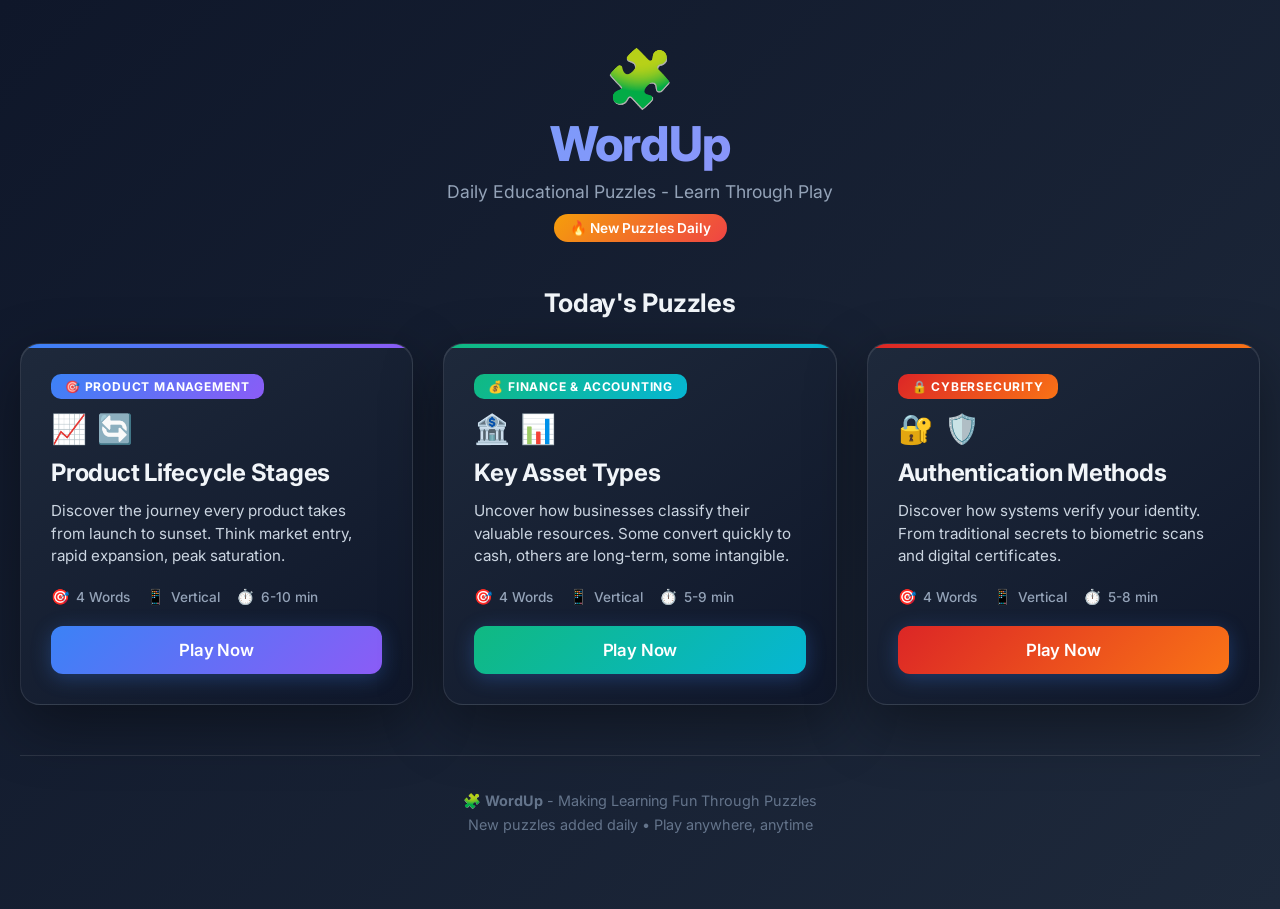
<file: index.html>
<!DOCTYPE html>
<html lang="en">
<head>
    <!-- Google Analytics -->
    <script async src="https://www.googletagmanager.com/gtag/js?id=G-378739910"></script>
    <script>
        window.dataLayer = window.dataLayer || [];
        function gtag(){dataLayer.push(arguments);}
        gtag('js', new Date());
        gtag('config', 'G-378739910');
    </script>
    
    <meta charset="UTF-8">
    <meta name="viewport" content="width=device-width, initial-scale=1.0">
    <title>WordUp - Daily Educational Puzzles</title>
    
    <!-- Inter Font -->
    <link rel="preconnect" href="https://fonts.googleapis.com">
    <link rel="preconnect" href="https://fonts.gstatic.com" crossorigin>
    <link href="https://fonts.googleapis.com/css2?family=Inter:wght@300;400;500;600;700;800&display=swap" rel="stylesheet">
    
    <style>
        * { margin: 0; padding: 0; box-sizing: border-box; }
        body {
            font-family: 'Inter', -apple-system, BlinkMacSystemFont, 'Segoe UI', Roboto, sans-serif;
            background: linear-gradient(135deg, #0f172a 0%, #1e293b 100%);
            min-height: 100vh;
            color: white;
        }
        .container { max-width: 1400px; margin: 0 auto; padding: 30px 20px 40px; }
        header { text-align: center; margin-bottom: 35px; padding: 20px 20px 10px; }
        .logo { font-size: 3.5em; margin-bottom: 8px; line-height: 1; }
        h1 {
            font-size: 3em; margin-bottom: 8px;
            background: linear-gradient(135deg, #60a5fa 0%, #a78bfa 100%);
            -webkit-background-clip: text; -webkit-text-fill-color: transparent;
            background-clip: text; font-weight: 800; letter-spacing: -0.02em;
        }
        .tagline { font-size: 1.1em; color: #94a3b8; font-weight: 400; margin-bottom: 12px; }
        .daily-badge {
            display: inline-block; background: linear-gradient(135deg, #f59e0b 0%, #ef4444 100%);
            color: white; padding: 6px 16px; border-radius: 20px; font-weight: 600; font-size: 0.85em;
            animation: pulse 2s ease-in-out infinite;
        }
        @keyframes pulse { 0%, 100% { transform: scale(1); } 50% { transform: scale(1.05); } }
        .section-title { font-size: 1.6em; margin-bottom: 25px; text-align: center; color: #f1f5f9; font-weight: 700; letter-spacing: -0.01em; }
        .puzzles-grid { display: grid; grid-template-columns: repeat(auto-fit, minmax(380px, 1fr)); gap: 30px; margin-bottom: 50px; }
        .puzzle-card {
            background: linear-gradient(145deg, #1e293b 0%, #0f172a 100%); border-radius: 20px; padding: 30px;
            box-shadow: 0 20px 60px rgba(0, 0, 0, 0.4), inset 0 1px 0 rgba(255, 255, 255, 0.1);
            transition: all 0.3s ease; border: 1px solid rgba(255, 255, 255, 0.1);
            position: relative; overflow: hidden;
        }
        .puzzle-card::before {
            content: ''; position: absolute; top: 0; left: 0; right: 0; height: 4px;
            background: linear-gradient(90deg, var(--card-gradient-start), var(--card-gradient-end));
        }
        .puzzle-card:hover {
            transform: translateY(-6px);
            box-shadow: 0 30px 80px rgba(0, 0, 0, 0.5), inset 0 1px 0 rgba(255, 255, 255, 0.1);
            border-color: rgba(255, 255, 255, 0.2);
        }
        .puzzle-card.pm-theme { --card-gradient-start: #3b82f6; --card-gradient-end: #8b5cf6; }
        .puzzle-card.accounting-theme { --card-gradient-start: #10b981; --card-gradient-end: #06b6d4; }
        .puzzle-card.cybersec-theme { --card-gradient-start: #dc2626; --card-gradient-end: #f97316; }
        
        /* Clickable Category Badge */
        .category-badge {
            display: inline-block; padding: 5px 14px; border-radius: 10px; font-size: 0.75em;
            font-weight: 700; margin-bottom: 16px; text-transform: uppercase; letter-spacing: 0.8px;
            text-decoration: none; transition: all 0.3s ease;
            cursor: pointer;
        }
        .category-badge:hover {
            transform: translateY(-2px);
            box-shadow: 0 4px 12px rgba(0, 0, 0, 0.3);
            filter: brightness(1.1);
        }
        .pm-badge { background: linear-gradient(135deg, #3b82f6 0%, #8b5cf6 100%); color: white; }
        .accounting-badge { background: linear-gradient(135deg, #10b981 0%, #06b6d4 100%); color: white; }
        .cybersec-badge { background: linear-gradient(135deg, #dc2626 0%, #f97316 100%); color: white; }
        
        .puzzle-icon { font-size: 1.8em; margin-bottom: 14px; display: block; line-height: 1; letter-spacing: 0.05em; }
        .puzzle-title { font-size: 1.5em; font-weight: 700; margin-bottom: 12px; color: #f1f5f9; line-height: 1.25; letter-spacing: -0.01em; }
        .puzzle-description { font-size: 0.95em; color: #cbd5e1; line-height: 1.5; margin-bottom: 20px; font-weight: 400; }
        .puzzle-meta { display: flex; gap: 16px; margin-bottom: 20px; flex-wrap: wrap; }
        .meta-item { display: flex; align-items: center; gap: 6px; font-size: 0.85em; color: #94a3b8; font-weight: 500; }
        .meta-icon { font-size: 1.1em; }
        .btn {
            width: 100%; padding: 14px 28px; border-radius: 12px; font-size: 1.05em; font-weight: 600;
            text-decoration: none; text-align: center; transition: all 0.3s ease;
            border: none; cursor: pointer; display: block; letter-spacing: -0.01em;
        }
        .btn-primary {
            background: linear-gradient(135deg, var(--card-gradient-start), var(--card-gradient-end));
            color: white; box-shadow: 0 4px 20px rgba(59, 130, 246, 0.3);
        }
        .btn-primary:hover { transform: translateY(-2px); box-shadow: 0 6px 30px rgba(59, 130, 246, 0.4); }
        footer { text-align: center; padding: 30px 20px; color: #64748b; border-top: 1px solid rgba(255, 255, 255, 0.1); margin-top: 40px; }
        footer p { margin: 6px 0; font-size: 0.9em; font-weight: 400; }
        @media (max-width: 768px) {
            .container { padding: 20px 15px 30px; }
            header { padding: 15px 15px 5px; margin-bottom: 25px; }
            .logo { font-size: 2.8em; }
            h1 { font-size: 2.2em; }
            .tagline { font-size: 1em; }
            .section-title { font-size: 1.4em; margin-bottom: 20px; }
            .puzzles-grid { grid-template-columns: 1fr; gap: 25px; margin-bottom: 40px; }
            .puzzle-card { padding: 25px; }
            .puzzle-icon { font-size: 1.6em; }
            .puzzle-title { font-size: 1.3em; }
            .puzzle-description { font-size: 0.9em; }
            .btn { padding: 13px 24px; font-size: 1em; }
        }
        @media (max-width: 480px) {
            .logo { font-size: 2.5em; }
            h1 { font-size: 1.9em; }
            .puzzle-card { padding: 22px; }
            .puzzle-icon { font-size: 1.5em; }
            .puzzle-title { font-size: 1.2em; }
        }
    </style>
</head>
<body>
    <div class="container">
        <header>
            <div class="logo">🧩</div>
            <h1>WordUp</h1>
            <p class="tagline">Daily Educational Puzzles - Learn Through Play</p>
            <span class="daily-badge">🔥 New Puzzles Daily</span>
        </header>
        <main>
            <h2 class="section-title">Today's Puzzles</h2>
            <div class="puzzles-grid">
                <div class="puzzle-card pm-theme">
                    <a href="archive-pm.html" class="category-badge pm-badge">🎯 Product Management</a>
                    <span class="puzzle-icon">📈 🔄</span>
                    <h3 class="puzzle-title">Product Lifecycle Stages</h3>
                    <p class="puzzle-description">
                        Discover the journey every product takes from launch to sunset. Think market entry, rapid expansion, peak saturation.
                    </p>
                    <div class="puzzle-meta">
                        <div class="meta-item"><span class="meta-icon">🎯</span><span>4 Words</span></div>
                        <div class="meta-item"><span class="meta-icon">📱</span><span>Vertical</span></div>
                        <div class="meta-item"><span class="meta-icon">⏱️</span><span>6-10 min</span></div>
                    </div>
                    <a href="pm-product-lifecycle/" class="btn btn-primary">Play Now</a>
                </div>
                <div class="puzzle-card accounting-theme">
                    <a href="archive-accounting.html" class="category-badge accounting-badge">💰 Finance & Accounting</a>
                    <span class="puzzle-icon">🏦 📊</span>
                    <h3 class="puzzle-title">Key Asset Types</h3>
                    <p class="puzzle-description">
                        Uncover how businesses classify their valuable resources. Some convert quickly to cash, others are long-term, some intangible.
                    </p>
                    <div class="puzzle-meta">
                        <div class="meta-item"><span class="meta-icon">🎯</span><span>4 Words</span></div>
                        <div class="meta-item"><span class="meta-icon">📱</span><span>Vertical</span></div>
                        <div class="meta-item"><span class="meta-icon">⏱️</span><span>5-9 min</span></div>
                    </div>
                    <a href="accounting-asset-types/" class="btn btn-primary">Play Now</a>
                </div>
                <div class="puzzle-card cybersec-theme">
                    <a href="archive-cybersecurity.html" class="category-badge cybersec-badge">🔒 Cybersecurity</a>
                    <span class="puzzle-icon">🔐 🛡️</span>
                    <h3 class="puzzle-title">Authentication Methods</h3>
                    <p class="puzzle-description">
                        Discover how systems verify your identity. From traditional secrets to biometric scans and digital certificates.
                    </p>
                    <div class="puzzle-meta">
                        <div class="meta-item"><span class="meta-icon">🎯</span><span>4 Words</span></div>
                        <div class="meta-item"><span class="meta-icon">📱</span><span>Vertical</span></div>
                        <div class="meta-item"><span class="meta-icon">⏱️</span><span>5-8 min</span></div>
                    </div>
                    <a href="cybersec-authentication/" class="btn btn-primary">Play Now</a>
                </div>
            </div>
        </main>
        <footer>
            <p>🧩 <strong>WordUp</strong> - Making Learning Fun Through Puzzles</p>
            <p>New puzzles added daily • Play anywhere, anytime</p>
        </footer>
    </div>
</body>
</html>
</file>
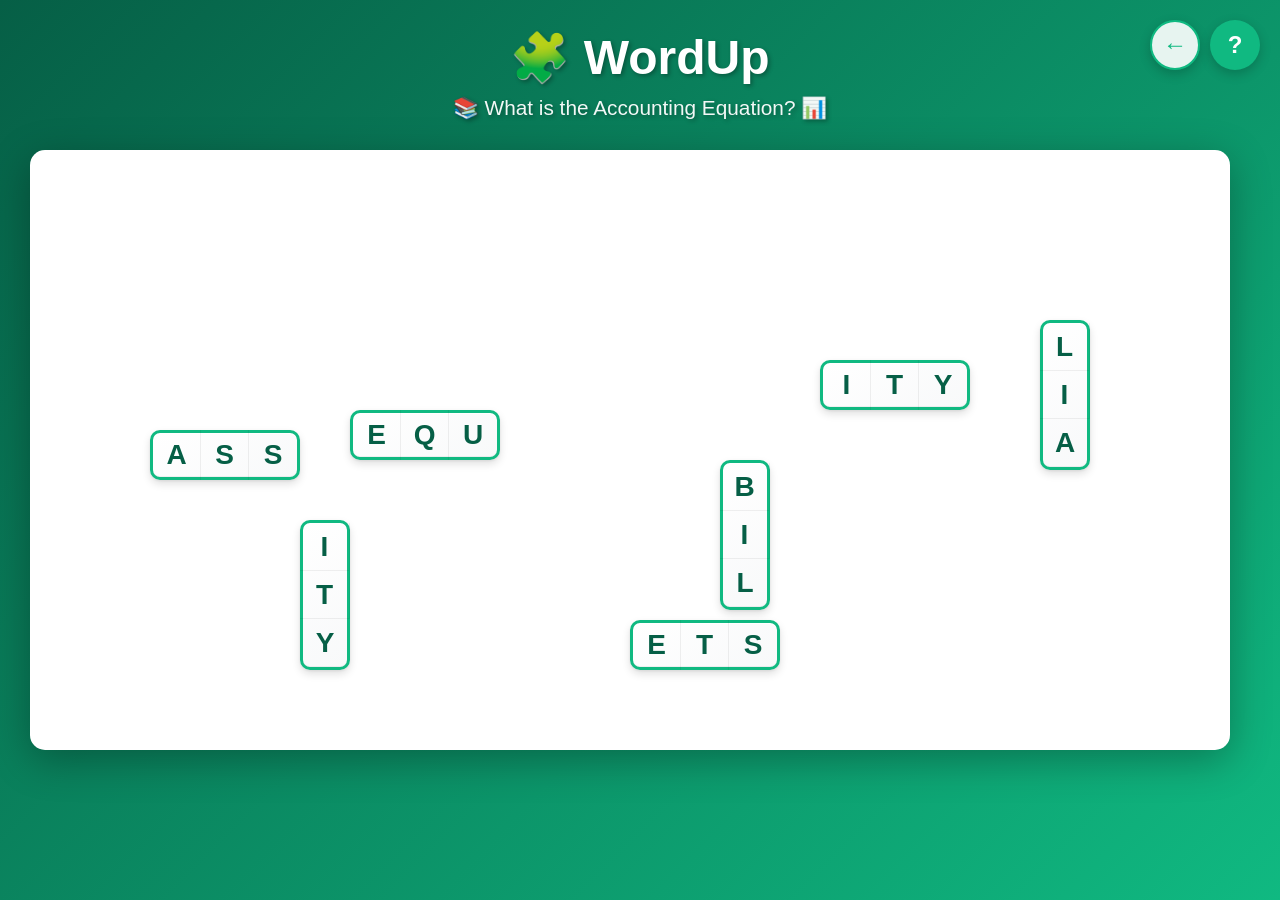
<file: accounting-equation/index.html>
<!DOCTYPE html>
<html lang="en">
<head>
    <script async src="https://www.googletagmanager.com/gtag/js?id=G-D6CE3JE34J"></script>
    <script>
        window.dataLayer = window.dataLayer || [];
        function gtag(){dataLayer.push(arguments);}
        gtag('js', new Date());
        gtag('config', 'G-D6CE3JE34J');
        gtag('event', 'puzzle_started', {'puzzle_name': 'Accounting Equation', 'category': 'Financial Accounting'});
    </script>
    <meta charset="UTF-8">
    <meta name="viewport" content="width=device-width, initial-scale=1.0">
    <title>Accounting Equation - WordUp Accounting</title>
    <link rel="stylesheet" href="../shared/styles.css">
    <style>
        .button-group { display: flex; gap: 15px; margin-top: 20px; }
        .button-group .btn-primary { flex: 1; }
        .btn-secondary-cta {
            flex: 1; background: linear-gradient(135deg, #8b5cf6 0%, #ec4899 100%);
            color: white; border: none; padding: 15px 40px; font-size: 1.2em;
            font-weight: 600; border-radius: 50px; cursor: pointer;
            transition: all 0.3s ease; box-shadow: 0 4px 12px rgba(139, 92, 246, 0.3);
            text-decoration: none; display: block; text-align: center;
        }
        .btn-secondary-cta:hover { transform: translateY(-2px); box-shadow: 0 6px 16px rgba(139, 92, 246, 0.4); }
        @media (max-width: 768px) { .button-group { flex-direction: column; } }
    </style>
</head>
<body>
    <header>
        <h1>🧩 WordUp</h1>
        <p id="puzzle-description">Loading puzzle...</p>
    </header>
    <main><div id="game-area"></div></main>
    
    <div id="victory-modal" class="modal">
        <div class="modal-content">
            <button id="close-victory" class="close-btn">×</button>
            <h2>🎉 Congratulations!</h2>
            <p class="victory-message">You've completed the puzzle!</p>
            <div id="facts-container">
                <h3>Did you know?</h3>
                <ul id="facts-list"></ul>
            </div>
            <div class="button-group">
                <button id="come-back-btn" class="btn-primary">Come back tomorrow</button>
                <a id="play-more-btn" class="btn-secondary-cta" href="../archive-accounting.html">🎮 Play more</a>
            </div>
        </div>
    </div>
    <aside class="instructions" id="instructions-panel">
        <div>
            <button id="close-instructions" class="close-btn">×</button>
            <h3>How to Play</h3>
            <ol>
                <li>Drag word fragments to position them</li>
                <li>Connect fragments to form complete words</li>
                <li>Completed words turn green and lock</li>
                <li>Find all words to win!</li>
            </ol>
        </div>
    </aside>
    <button id="help-btn" class="help-btn" title="How to play">?</button>
    <audio id="success-sound" preload="auto">
        <source src="../shared/sounds/success.mp3" type="audio/mpeg">
    </audio>
    <script src="../shared/core.js"></script>
    </body>
</html>
</file>
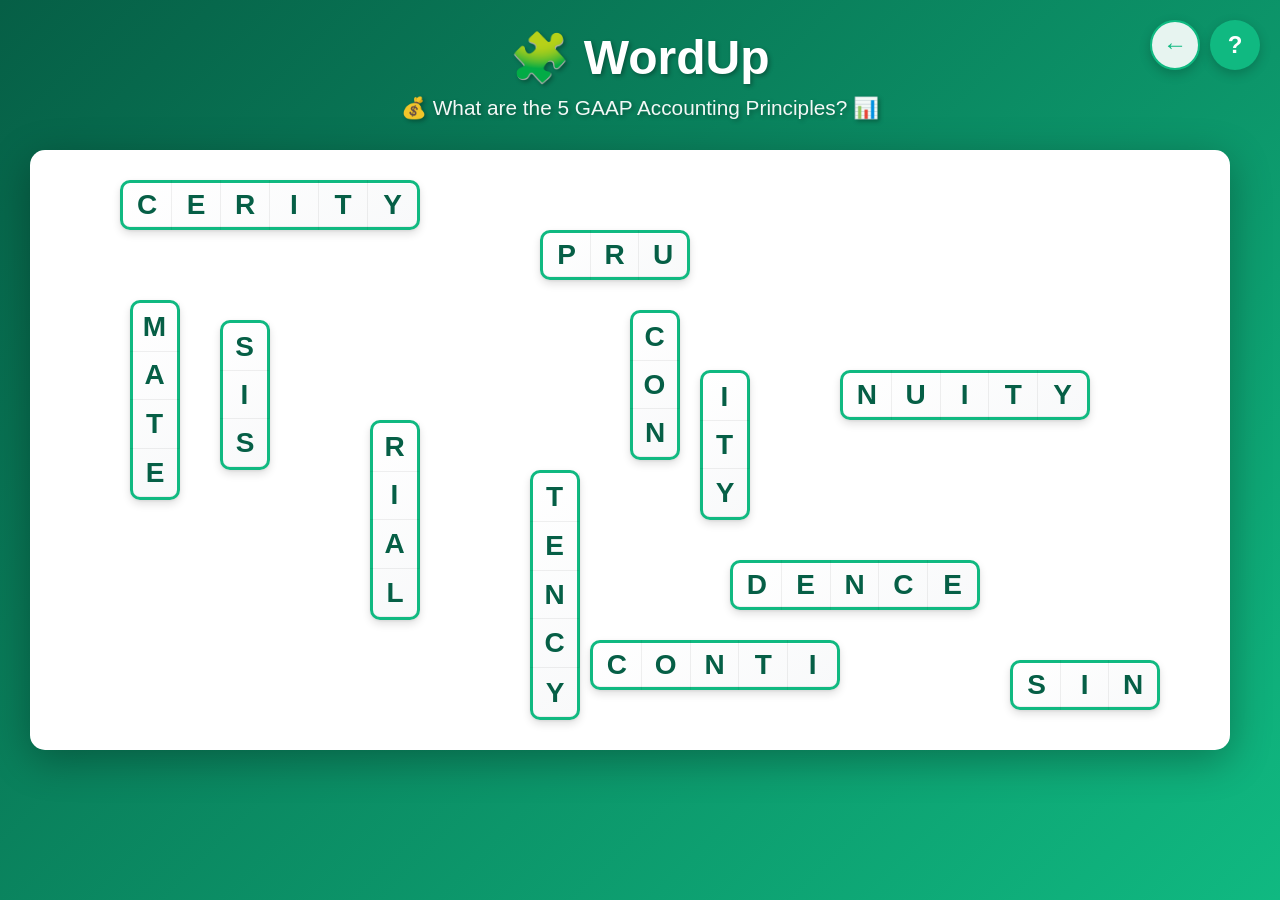
<file: accounting-principles/index.html>
<!DOCTYPE html>
<html lang="en">
<head>
    <script async src="https://www.googletagmanager.com/gtag/js?id=G-D6CE3JE34J"></script>
    <script>
        window.dataLayer = window.dataLayer || [];
        function gtag(){dataLayer.push(arguments);}
        gtag('js', new Date());
        gtag('config', 'G-D6CE3JE34J');
        gtag('event', 'puzzle_started', {'puzzle_name': 'GAAP Principles', 'category': 'Financial Accounting'});
    </script>
    <meta charset="UTF-8">
    <meta name="viewport" content="width=device-width, initial-scale=1.0">
    <title>GAAP Principles - WordUp Accounting</title>
    <link rel="stylesheet" href="../shared/styles.css">
    <style>
        .button-group { display: flex; gap: 15px; margin-top: 20px; }
        .button-group .btn-primary { flex: 1; }
        .btn-secondary-cta {
            flex: 1; background: linear-gradient(135deg, #8b5cf6 0%, #ec4899 100%);
            color: white; border: none; padding: 15px 40px; font-size: 1.2em;
            font-weight: 600; border-radius: 50px; cursor: pointer;
            transition: all 0.3s ease; box-shadow: 0 4px 12px rgba(139, 92, 246, 0.3);
            text-decoration: none; display: block; text-align: center;
        }
        .btn-secondary-cta:hover { transform: translateY(-2px); box-shadow: 0 6px 16px rgba(139, 92, 246, 0.4); }
        @media (max-width: 768px) { .button-group { flex-direction: column; } }
    </style>
</head>
<body>
    <header>
        <h1>🧩 WordUp</h1>
        <p id="puzzle-description">Loading puzzle...</p>
    </header>
    <main><div id="game-area"></div></main>
    
    <div id="victory-modal" class="modal">
        <div class="modal-content">
            <button id="close-victory" class="close-btn">×</button>
            <h2>🎉 Congratulations!</h2>
            <p class="victory-message">You've completed the puzzle!</p>
            <div id="facts-container">
                <h3>Did you know?</h3>
                <ul id="facts-list"></ul>
            </div>
            <div class="button-group">
                <button id="come-back-btn" class="btn-primary">Come back tomorrow</button>
                <a id="play-more-btn" class="btn-secondary-cta" href="../archive-accounting.html">🎮 Play more</a>
            </div>
        </div>
    </div>
    <aside class="instructions" id="instructions-panel">
        <div>
            <button id="close-instructions" class="close-btn">×</button>
            <h3>How to Play</h3>
            <ol>
                <li>Drag word fragments to position them</li>
                <li>Connect fragments to form complete words</li>
                <li>Completed words turn green and lock</li>
                <li>Find all words to win!</li>
            </ol>
        </div>
    </aside>
    <button id="help-btn" class="help-btn" title="How to play">?</button>
    <audio id="success-sound" preload="auto">
        <source src="../shared/sounds/success.mp3" type="audio/mpeg">
    </audio>
    <script src="../shared/core.js"></script>
    </body>
</html>
</file>
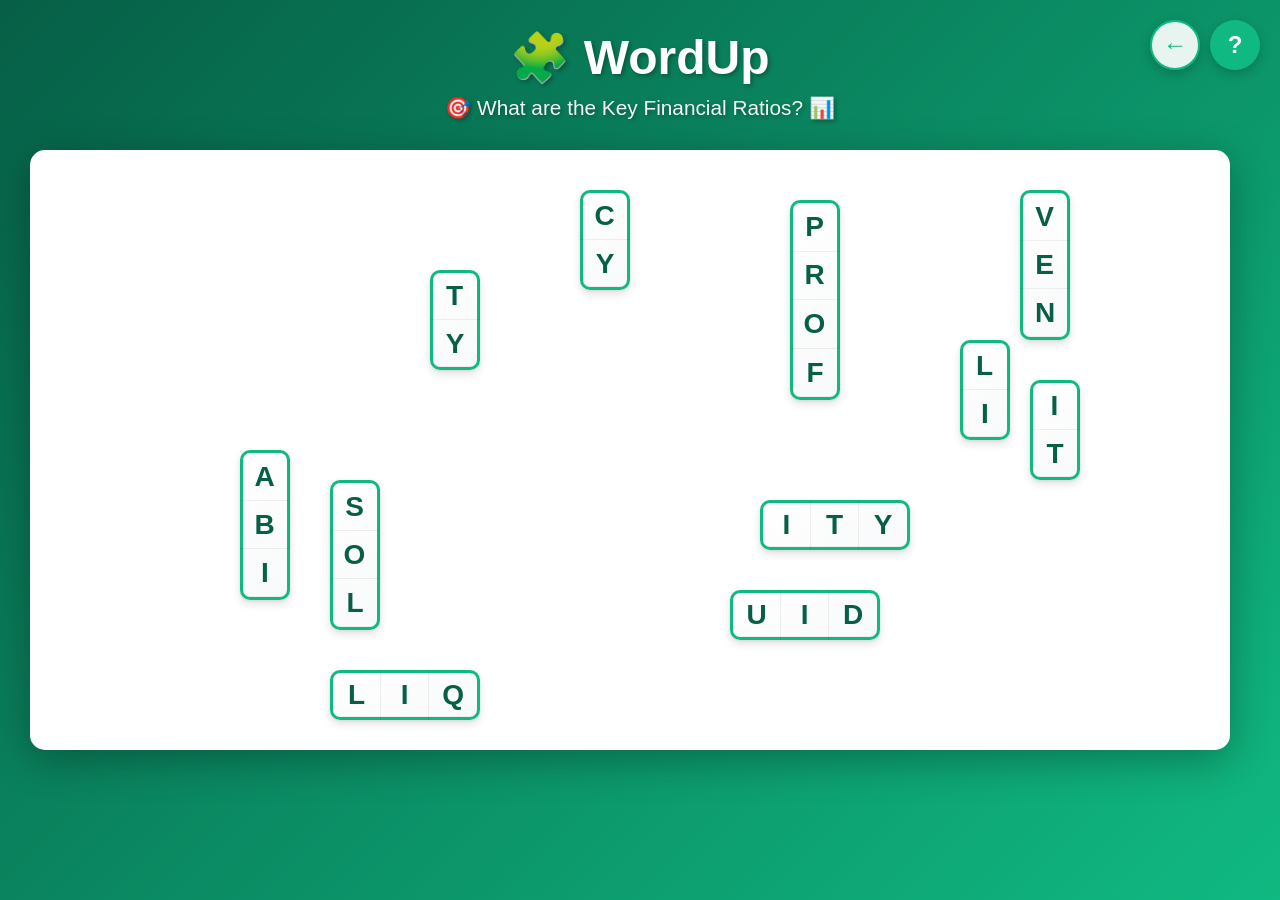
<file: accounting-ratios/index.html>
<!DOCTYPE html>
<html lang="en">
<head>
    <!-- Google Analytics -->
    <script async src="https://www.googletagmanager.com/gtag/js?id=G-D6CE3JE34J"></script>
    <script>
        window.dataLayer = window.dataLayer || [];
        function gtag(){dataLayer.push(arguments);}
        gtag('js', new Date());
        gtag('config', 'G-D6CE3JE34J');
        gtag('event', 'puzzle_started', {'puzzle_name': 'Financial Ratios', 'category': 'Financial Accounting'});
    </script>
    <meta charset="UTF-8">
    <meta name="viewport" content="width=device-width, initial-scale=1.0">
    <title>Financial Ratios - WordUp Accounting</title>

    <!-- Shared CSS with theme variables -->
    <link rel="stylesheet" href="../shared/styles.css">
    <style>
        /* Additional styles for dual CTA buttons */
        .button-group {
            display: flex;
            gap: 15px;
            margin-top: 20px;
        }

        .button-group .btn-primary {
            flex: 1;
        }

        .btn-secondary-cta {
            flex: 1;
            background: linear-gradient(135deg, #8b5cf6 0%, #ec4899 100%);
            color: white;
            border: none;
            padding: 15px 40px;
            font-size: 1.2em;
            font-weight: 600;
            border-radius: 50px;
            cursor: pointer;
            transition: all 0.3s ease;
            box-shadow: 0 4px 12px rgba(139, 92, 246, 0.3);
            text-decoration: none;
            display: block;
            text-align: center;
        }

        .btn-secondary-cta:hover {
            transform: translateY(-2px);
            box-shadow: 0 6px 16px rgba(139, 92, 246, 0.4);
        }

        @media (max-width: 768px) {
            .button-group {
                flex-direction: column;
            }
        }
    </style>
</head>
<body>
    <header>
        <h1>🧩 WordUp</h1>
        <p id="puzzle-description">Loading puzzle...</p>
    </header>
    <main>
        <div id="game-area"></div>
    </main>
    
    <div id="victory-modal" class="modal">
        <div class="modal-content">
            <button id="close-victory" class="close-btn">×</button>
            <h2>🎉 Congratulations!</h2>
            <p class="victory-message">You've completed the puzzle!</p>
            <div id="facts-container">
                <h3>Did you know?</h3>
                <ul id="facts-list"></ul>
            </div>
            <div class="button-group">
                <button id="come-back-btn" class="btn-primary">Come back tomorrow</button>
                <a id="play-more-btn" class="btn-secondary-cta" href="../archive-accounting.html">🎮 Play more</a>
            </div>
        </div>
    </div>
    <aside class="instructions" id="instructions-panel">
        <div>
            <button id="close-instructions" class="close-btn">×</button>
            <h3>How to Play</h3>
            <ol>
                <li>Drag word fragments to position them</li>
                <li>Connect fragments to form complete words</li>
                <li>Completed words turn green and lock</li>
                <li>Find all words to win!</li>
            </ol>
        </div>
    </aside>
    <button id="help-btn" class="help-btn" title="How to play">?</button>
    <audio id="success-sound" preload="auto">
        <source src="../shared/sounds/success.mp3" type="audio/mpeg">
    </audio>

    <!-- Shared game engine -->
    <script src="../shared/core.js"></script>
    </body>
</html>
</file>
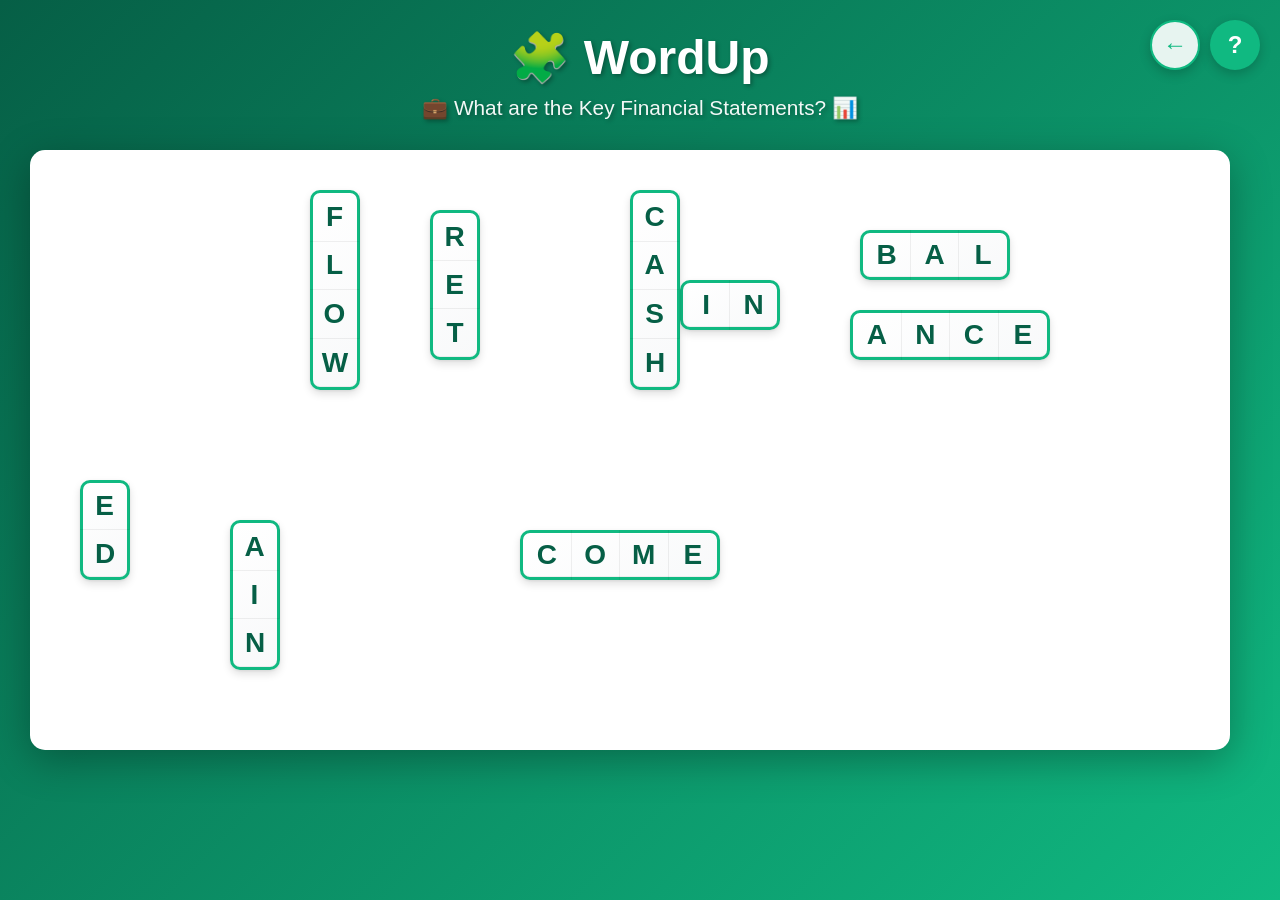
<file: accounting-statements/index.html>
<!DOCTYPE html>
<html lang="en">
<head>
    <script async src="https://www.googletagmanager.com/gtag/js?id=G-D6CE3JE34J"></script>
    <script>
        window.dataLayer = window.dataLayer || [];
        function gtag(){dataLayer.push(arguments);}
        gtag('js', new Date());
        gtag('config', 'G-D6CE3JE34J');
        gtag('event', 'puzzle_started', {'puzzle_name': 'Financial Statements', 'category': 'Financial Accounting'});
    </script>
    <meta charset="UTF-8">
    <meta name="viewport" content="width=device-width, initial-scale=1.0">
    <title>Financial Statements - WordUp Accounting</title>
    <link rel="stylesheet" href="../shared/styles.css">
    <style>
        .button-group { display: flex; gap: 15px; margin-top: 20px; }
        .button-group .btn-primary { flex: 1; }
        .btn-secondary-cta {
            flex: 1; background: linear-gradient(135deg, #8b5cf6 0%, #ec4899 100%);
            color: white; border: none; padding: 15px 40px; font-size: 1.2em;
            font-weight: 600; border-radius: 50px; cursor: pointer;
            transition: all 0.3s ease; box-shadow: 0 4px 12px rgba(139, 92, 246, 0.3);
            text-decoration: none; display: block; text-align: center;
        }
        .btn-secondary-cta:hover { transform: translateY(-2px); box-shadow: 0 6px 16px rgba(139, 92, 246, 0.4); }
        @media (max-width: 768px) { .button-group { flex-direction: column; } }
    </style>
</head>
<body>
    <header>
        <h1>🧩 WordUp</h1>
        <p id="puzzle-description">Loading puzzle...</p>
    </header>
    <main><div id="game-area"></div></main>
    
    <div id="victory-modal" class="modal">
        <div class="modal-content">
            <button id="close-victory" class="close-btn">×</button>
            <h2>🎉 Congratulations!</h2>
            <p class="victory-message">You've completed the puzzle!</p>
            <div id="facts-container">
                <h3>Did you know?</h3>
                <ul id="facts-list"></ul>
            </div>
            <div class="button-group">
                <button id="come-back-btn" class="btn-primary">Come back tomorrow</button>
                <a id="play-more-btn" class="btn-secondary-cta" href="../archive-accounting.html">🎮 Play more</a>
            </div>
        </div>
    </div>
    <aside class="instructions" id="instructions-panel">
        <div>
            <button id="close-instructions" class="close-btn">×</button>
            <h3>How to Play</h3>
            <ol>
                <li>Drag word fragments to position them</li>
                <li>Connect fragments to form complete words</li>
                <li>Completed words turn green and lock</li>
                <li>Find all words to win!</li>
            </ol>
        </div>
    </aside>
    <button id="help-btn" class="help-btn" title="How to play">?</button>
    <audio id="success-sound" preload="auto">
        <source src="../shared/sounds/success.mp3" type="audio/mpeg">
    </audio>
    <script src="../shared/core.js"></script>
    </body>
</html>
</file>
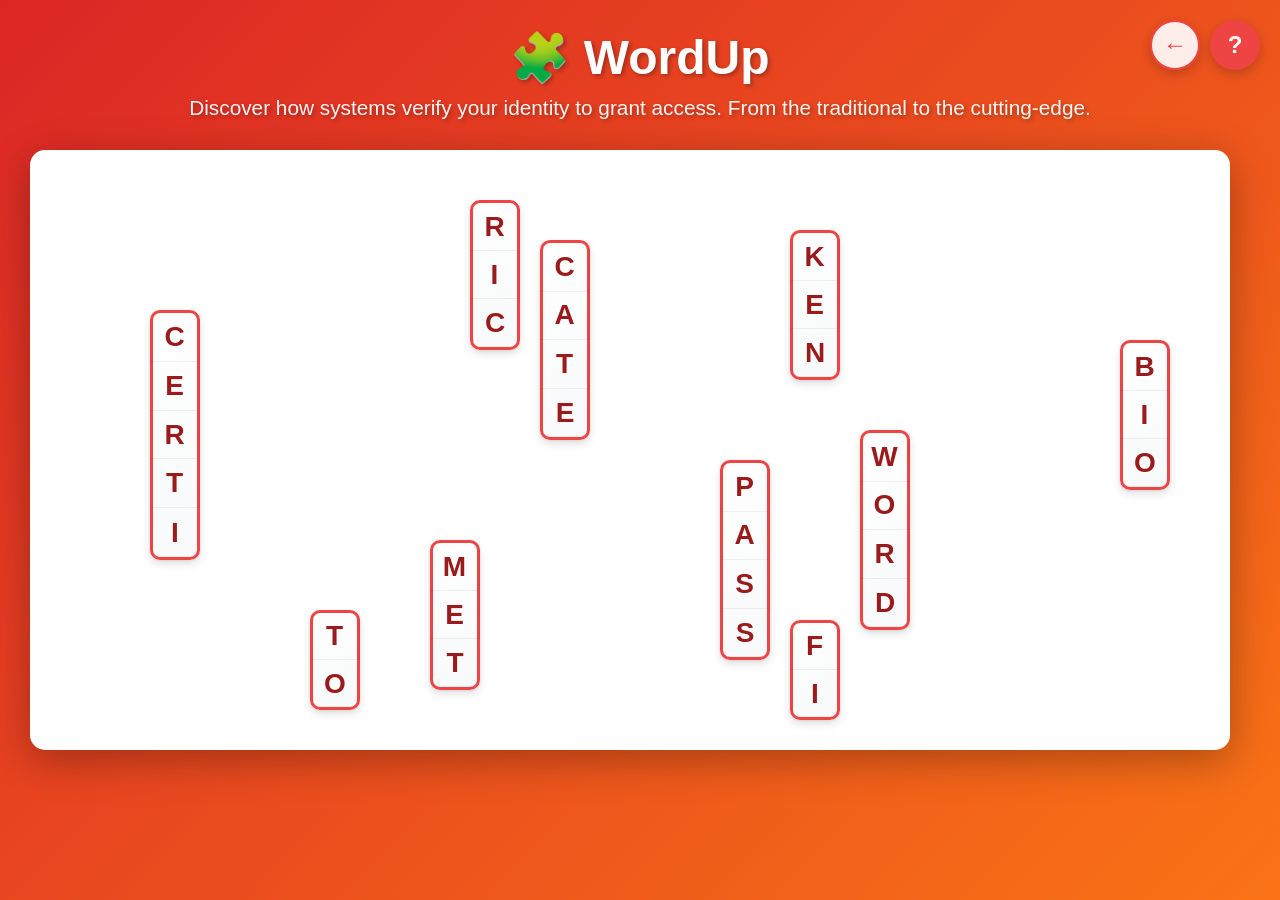
<file: cybersec-authentication/index.html>
<!DOCTYPE html>
<html lang="en">
<head>
    <!-- Google Analytics -->
    <script async src="https://www.googletagmanager.com/gtag/js?id=G-378739910"></script>
    <script>
        window.dataLayer = window.dataLayer || [];
        function gtag(){dataLayer.push(arguments);}
        gtag('js', new Date());
        gtag('config', 'G-378739910');
        gtag('event', 'puzzle_started', {'puzzle_name': 'Authentication Methods', 'category': 'Cybersecurity'});
    </script>
    <meta charset="UTF-8">
    <meta name="viewport" content="width=device-width, initial-scale=1.0">
    <title>Authentication Methods - WordUp Cybersecurity</title>
    <link rel="stylesheet" href="../shared/styles.css">
    <style>
        .button-group { display: flex; gap: 15px; margin-top: 20px; }
        .button-group .btn-primary { flex: 1; }
        .btn-secondary-cta {
            flex: 1; background: linear-gradient(135deg, #8b5cf6 0%, #ec4899 100%);
            color: white; border: none; padding: 15px 40px; font-size: 1.2em;
            font-weight: 600; border-radius: 50px; cursor: pointer;
            transition: all 0.3s ease; box-shadow: 0 4px 12px rgba(139, 92, 246, 0.3);
            text-decoration: none; display: block; text-align: center;
        }
        .btn-secondary-cta:hover { transform: translateY(-2px); box-shadow: 0 6px 16px rgba(139, 92, 246, 0.4); }
        @media (max-width: 768px) { .button-group { flex-direction: column; } }
    </style>
</head>
<body>
    <header>
        <h1>🧩 WordUp</h1>
        <p id="puzzle-description">Loading puzzle...</p>
    </header>
    <main><div id="game-area"></div></main>
    <div id="victory-modal" class="modal">
        <div class="modal-content">
            <button id="close-victory" class="close-btn">×</button>
            <h2>🎉 Congratulations!</h2>
            <p class="victory-message">You've completed the puzzle!</p>
            <div id="facts-container">
                <h3>Did you know?</h3>
                <ul id="facts-list"></ul>
            </div>
            <div class="button-group">
                <button id="new-puzzle-btn" class="btn-primary">🌅 Come Back Tomorrow</button>
                <a href="../archive-cybersecurity.html" class="btn-secondary-cta">🎮 Play More Puzzles</a>
            </div>
        </div>
    </div>
    <aside class="instructions" id="instructions-panel">
        <div>
            <button id="close-instructions" class="close-btn">×</button>
            <h3>How to Play</h3>
            <ol>
                <li>Drag word fragments to position them</li>
                <li>Stack fragments vertically to form complete words</li>
                <li>Completed words turn red and lock</li>
                <li>Find all authentication methods to win!</li>
            </ol>
        </div>
    </aside>
    <button id="help-btn" class="help-btn" title="How to play">?</button>
    <audio id="success-sound" preload="auto">
        <source src="../shared/sounds/success.mp3" type="audio/mpeg">
    </audio>
    <script src="../shared/core.js"></script>
    <script>
        document.getElementById('new-puzzle-btn').addEventListener('click', function() {
            window.location.href = '../index.html';
        });
    </script>
</body>
</html>
</file>
<file: shared/styles.css>
/* ===================================
   WORDUP - SHARED STYLES
   Version: 2.1 (Bug Fixes: Help Button + Back Navigation)
   Safari 11.1+ Compatible
   =================================== */

/* CSS Custom Properties (Supported since Safari 9.1) */
/* These will be overridden by puzzle-specific theme injection */
:root {
    --primary-color: #3b82f6;
    --primary-dark: #1e3a8a;
    --primary-hover: #2563eb;
    --gradient-start: #1e3a8a;
    --gradient-end: #3b82f6;
    --piece-bg: white;
    --completed-bg: #dbeafe;
    --completed-border: #2563eb;
    --text-dark: #1e40af;
    --cell-divider: rgba(0, 0, 0, 0.06);
    --cell-divider-completed: rgba(0, 0, 0, 0.1);
}

/* Reset & Base Styles */
* {
    margin: 0;
    padding: 0;
    box-sizing: border-box;
}

html, body {
    position: fixed;
    overflow: hidden;
    width: 100%;
    height: 100vh;
}

* {
    -webkit-tap-highlight-color: transparent;
    -webkit-touch-callout: none;
    -webkit-user-select: none;
    -moz-user-select: none;
    -ms-user-select: none;
    user-select: none;
}

.modal-content {
    -webkit-user-select: text;
    -moz-user-select: text;
    -ms-user-select: text;
    user-select: text;
}

body {
    font-family: -apple-system, BlinkMacSystemFont, 'Segoe UI', Roboto, Oxygen, Ubuntu, Cantarell, sans-serif;
    background: linear-gradient(135deg, var(--gradient-start) 0%, var(--gradient-end) 100%);
    min-height: 100vh;
    padding: 20px;
    color: #333;
    margin: 0;
}

/* Mobile: Remove padding, fill viewport */
@media (max-width: 768px) {
    body {
        padding: 5px;
        min-height: 100vh;
        display: flex;
        flex-direction: column;
    }
}

/* Header Styles */
header {
    text-align: center;
    color: white;
    margin-bottom: 30px;
    text-shadow: 2px 2px 4px rgba(0, 0, 0, 0.3);
    position: relative;
    padding-top: 10px;
}

header h1 {
    font-size: 3em;
    margin-bottom: 10px;
    font-weight: 700;
}

#puzzle-description {
    font-size: 1.3em;
    opacity: 0.95;
    font-weight: 300;
}

/* Mobile: Compact header */
@media (max-width: 768px) {
    header {
        margin-bottom: 10px;
        padding: 8px;
        padding-top: 60px; /* Space for buttons at top */
    }

    header h1 {
        font-size: 1.9em;
        margin-bottom: 3px;
    }

    #puzzle-description {
        font-size: 0.95em;
        line-height: 1.2;
    }
}

@media (max-width: 480px) {
    header {
        margin-bottom: 8px;
        padding: 5px;
        padding-top: 60px; /* Space for buttons at top */
    }

    header h1 {
        font-size: 1.7em;
        margin-bottom: 2px;
    }

    #puzzle-description {
        font-size: 0.9em;
    }

    body {
        padding: 3px;
    }

    #game-area {
        min-height: calc(100vh - 100px);
    }
}

/* Main Game Container */
main {
    max-width: 1400px;
    margin: 0 auto;
    display: flex;
    justify-content: center;
}

/* Mobile: Make main grow to fill space */
@media (max-width: 768px) {
    main {
        flex: 1;
        display: flex;
        align-items: stretch;
        padding: 0;
        margin: 0;
    }
}

/* Game Area - Single Play Space */
#game-area {
    position: relative;
    width: 100%;
    max-width: 1200px;
    height: 700px;
    background: white;
    border-radius: 15px;
    box-shadow: 0 10px 40px rgba(0, 0, 0, 0.3);
    overflow: hidden;
    margin-right: 80px;
}

/* Mobile Responsive Game Area */
@media (max-width: 1400px) {
    #game-area {
        margin-right: 20px;
        height: 600px;
    }
}

@media (max-width: 768px) {
    #game-area {
        width: 100%;
        height: 100%;
        min-height: calc(100vh - 120px);
        margin: 0;
        border-radius: 10px;
        flex: 1;
    }
}

@media (max-width: 480px) {
    #game-area {
        min-height: calc(100vh - 100px);
    }
}

/* Word Piece Styles - Using CSS Variables */
.piece {
    position: absolute;
    background: linear-gradient(145deg, #ffffff 0%, #f8f9fa 100%);
    border: 3px solid var(--primary-color);
    border-radius: 10px;
    cursor: grab;
    user-select: none;
    display: flex;
    align-items: center;
    justify-content: center;
    font-weight: 700;
    font-size: 28px;
    color: var(--text-dark);
    transition: all 0.3s cubic-bezier(0.34, 1.56, 0.64, 1), left 0.3s ease, top 0.3s ease;
    box-shadow:
        0 1px 3px rgba(0, 0, 0, 0.08),
        0 4px 8px rgba(0, 0, 0, 0.12),
        inset 0 1px 0 rgba(255, 255, 255, 0.9),
        inset 0 -1px 0 rgba(0, 0, 0, 0.05);
    z-index: 1;
    padding: 0;
    touch-action: none;
    animation: idle-float 3s ease-in-out infinite;
    will-change: transform;
}

/* Mobile: Smaller cells and fonts */
@media (max-width: 768px) {
    .piece {
        font-size: 24px;
        border-width: 2px;
        border-radius: 6px;
    }

    .piece > div {
        border-right-width: 1.5px;
    }
}

@media (max-width: 480px) {
    .piece {
        font-size: 22px;
        border-width: 1.5px;
        border-radius: 5px;
    }

    .piece > div {
        border-right-width: 1.5px;
    }
}

/* Individual letter cells within pieces */
.piece > div {
    border-right: 1px solid var(--cell-divider);
    border-bottom: 1px solid var(--cell-divider);
}

.piece > div:last-child {
    border-right: none;
    border-bottom: none;
}

/* Remove bottom border for horizontal pieces */
.piece:not([style*="flex-direction: column"]) > div {
    border-bottom: none;
}

.piece:hover {
    transform: scale(1.08) translateY(-2px);
    box-shadow:
        0 2px 6px rgba(0, 0, 0, 0.1),
        0 8px 20px rgba(0, 0, 0, 0.18),
        0 0 20px rgba(var(--primary-rgb, 59, 130, 246), 0.3),
        inset 0 1px 0 rgba(255, 255, 255, 0.9),
        inset 0 -1px 0 rgba(0, 0, 0, 0.05);
    z-index: 2;
    animation: none;
}

.piece:active,
.piece.dragging {
    cursor: grabbing;
    transform: scale(1.12) rotate(2deg);
    z-index: 100;
    box-shadow:
        0 4px 10px rgba(0, 0, 0, 0.15),
        0 12px 30px rgba(0, 0, 0, 0.25),
        0 0 30px rgba(var(--primary-rgb, 59, 130, 246), 0.4),
        inset 0 1px 0 rgba(255, 255, 255, 0.95);
    animation: wobble 0.3s ease-in-out;
}

/* Completed word styles */
.piece.completed {
    background: linear-gradient(145deg, var(--completed-bg) 0%, #bfdbfe 100%);
    border-color: var(--completed-border);
    color: var(--text-dark);
    pointer-events: none;
    animation: word-complete-pulse 0.6s cubic-bezier(0.34, 1.56, 0.64, 1),
               completed-glow 2s ease-in-out infinite;
    box-shadow:
        0 2px 8px rgba(37, 99, 235, 0.3),
        0 0 20px rgba(37, 99, 235, 0.2),
        inset 0 1px 0 rgba(255, 255, 255, 0.9);
}

.piece.completed > div {
    border-right-color: var(--cell-divider-completed);
    border-bottom-color: var(--cell-divider-completed);
}

.piece.locked {
    cursor: default;
}

/* ===================================
   TOP NAVIGATION BUTTONS (NEW)
   =================================== */

/* Container for top buttons */
.top-nav-buttons {
    position: fixed;
    top: 20px;
    right: 20px;
    display: flex;
    gap: 10px;
    z-index: 1000;
}

/* Back Button (NEW) */
.back-btn {
    width: 50px;
    height: 50px;
    border-radius: 50%;
    background: rgba(255, 255, 255, 0.9);
    color: var(--primary-color);
    border: 2px solid var(--primary-color);
    font-size: 24px;
    font-weight: 700;
    cursor: pointer;
    box-shadow: 0 4px 12px rgba(0, 0, 0, 0.2);
    display: flex;
    align-items: center;
    justify-content: center;
    transition: all 0.3s ease;
    text-decoration: none;
}

.back-btn:hover {
    transform: scale(1.1);
    background: white;
    box-shadow: 0 6px 16px rgba(0, 0, 0, 0.3);
}

.back-btn:active {
    transform: scale(0.95);
}

/* Help Button (UPDATED POSITIONING) */
.help-btn {
    width: 50px;
    height: 50px;
    border-radius: 50%;
    background: var(--primary-color);
    color: white;
    border: none;
    font-size: 24px;
    font-weight: 700;
    cursor: pointer;
    box-shadow: 0 4px 12px rgba(0, 0, 0, 0.2);
    display: flex;
    align-items: center;
    justify-content: center;
    transition: all 0.3s ease;
}

.help-btn:hover {
    transform: scale(1.1);
    background: var(--primary-hover);
    box-shadow: 0 6px 16px rgba(0, 0, 0, 0.3);
}

.help-btn:active {
    transform: scale(0.95);
}

/* Mobile: Adjust button sizes and ensure no overlap */
@media (max-width: 768px) {
    .top-nav-buttons {
        top: 10px;
        right: 10px;
        gap: 8px;
    }

    .back-btn,
    .help-btn {
        width: 45px;
        height: 45px;
        font-size: 20px;
    }
}

@media (max-width: 480px) {
    .top-nav-buttons {
        top: 8px;
        right: 8px;
        gap: 6px;
    }

    .back-btn,
    .help-btn {
        width: 42px;
        height: 42px;
        font-size: 18px;
    }
}

/* Instructions Panel */
.instructions {
    position: fixed;
    top: 0;
    left: 0;
    right: 0;
    bottom: 0;
    background: rgba(0, 0, 0, 0.8);
    display: none;
    align-items: center;
    justify-content: center;
    z-index: 2000;
    padding: 20px;
}

.instructions.show {
    display: flex;
}

.instructions > div {
    background: white;
    border-radius: 20px;
    padding: 40px;
    max-width: 500px;
    width: 100%;
    position: relative;
    box-shadow: 0 20px 60px rgba(0, 0, 0, 0.3);
}

.instructions h3 {
    color: var(--text-dark);
    font-size: 2em;
    margin-bottom: 20px;
    text-align: center;
}

.instructions ol {
    margin-left: 20px;
    color: #333;
    padding-left: 20px;
}

.instructions li {
    margin: 15px 0;
    font-size: 1.1em;
    line-height: 1.6;
    color: #333;
}

@media (max-width: 768px) {
    .instructions > div {
        padding: 30px 20px;
        max-width: 90%;
    }

    .instructions h3 {
        font-size: 1.6em;
        margin-bottom: 15px;
    }

    .instructions li {
        font-size: 1em;
        margin: 12px 0;
    }
}

@media (max-width: 480px) {
    .instructions > div {
        padding: 25px 15px;
    }

    .instructions h3 {
        font-size: 1.4em;
    }

    .instructions li {
        font-size: 0.95em;
        margin: 10px 0;
    }
}

/* Victory Modal */
.modal {
    position: fixed;
    top: 0;
    left: 0;
    right: 0;
    bottom: 0;
    background: rgba(0, 0, 0, 0.8);
    display: none;
    align-items: center;
    justify-content: center;
    z-index: 3000;
    padding: 20px;
}

.modal.show {
    display: flex;
}

.modal-content {
    background: white;
    border-radius: 20px;
    padding: 40px;
    max-width: 600px;
    width: 100%;
    max-height: 90vh;
    overflow-y: auto;
    position: relative;
    box-shadow: 0 20px 60px rgba(0, 0, 0, 0.3);
}

.modal-content h2 {
    color: var(--text-dark);
    font-size: 2.5em;
    margin-bottom: 20px;
    text-align: center;
}

.victory-message {
    text-align: center;
    font-size: 1.3em;
    color: #666;
    margin-bottom: 30px;
}

#facts-container {
    margin: 30px 0;
}

#facts-container h3 {
    color: var(--text-dark);
    font-size: 1.8em;
    margin-bottom: 20px;
    text-align: center;
}

#facts-list {
    list-style: none;
    padding: 0;
}

#facts-list li {
    background: var(--completed-bg);
    padding: 20px;
    margin: 15px 0;
    border-radius: 10px;
    border-left: 4px solid var(--primary-color);
    line-height: 1.6;
}

#facts-list strong {
    color: var(--text-dark);
    font-size: 1.1em;
}

.btn-primary {
    background: var(--primary-color);
    color: white;
    border: none;
    padding: 15px 40px;
    font-size: 1.2em;
    font-weight: 600;
    border-radius: 50px;
    cursor: pointer;
    display: block;
    width: 100%;
    margin-top: 20px;
    transition: all 0.3s ease;
    box-shadow: 0 4px 12px rgba(0, 0, 0, 0.2);
}

.btn-primary:hover {
    background: var(--primary-hover);
    transform: translateY(-2px);
    box-shadow: 0 6px 16px rgba(0, 0, 0, 0.3);
}

.btn-primary:active {
    transform: translateY(0);
}

.close-btn {
    position: absolute;
    top: 15px;
    right: 15px;
    background: none;
    border: none;
    font-size: 2em;
    color: #999;
    cursor: pointer;
    width: 40px;
    height: 40px;
    border-radius: 50%;
    display: flex;
    align-items: center;
    justify-content: center;
    transition: all 0.2s ease;
}

.close-btn:hover {
    background: #f3f4f6;
    color: var(--text-dark);
}

/* Mobile optimizations for modal */
@media (max-width: 768px) {
    .modal-content {
        padding: 25px 20px;
        max-height: 90vh;
    }

    .modal-content h2 {
        font-size: 1.8em;
    }

    #facts-container h3 {
        font-size: 1.4em;
    }

    #facts-list li {
        padding: 15px;
        font-size: 0.9em;
    }
}

@media (max-width: 480px) {
    .modal-content {
        padding: 20px 15px;
    }

    .modal-content h2 {
        font-size: 1.5em;
    }

    .btn-primary {
        font-size: 1em;
        padding: 12px 30px;
    }
}

/* Loading State */
.loading {
    display: flex;
    align-items: center;
    justify-content: center;
    height: 100%;
    font-size: 1.5em;
    color: #666;
}

/* ===================================
   ANIMATION KEYFRAMES
   =================================== */

/* Subtle floating animation for idle pieces */
@keyframes idle-float {
    0%, 100% {
        transform: translateY(0px) rotate(0deg);
    }
    25% {
        transform: translateY(-2px) rotate(0.3deg);
    }
    50% {
        transform: translateY(0px) rotate(0deg);
    }
    75% {
        transform: translateY(2px) rotate(-0.3deg);
    }
}

/* Wobble effect when picking up pieces */
@keyframes wobble {
    0% { transform: scale(1.12) rotate(0deg); }
    25% { transform: scale(1.12) rotate(3deg); }
    50% { transform: scale(1.12) rotate(-2deg); }
    75% { transform: scale(1.12) rotate(1deg); }
    100% { transform: scale(1.12) rotate(0deg); }
}

/* Pulse animation for completed words */
@keyframes word-complete-pulse {
    0% {
        transform: scale(1);
    }
    30% {
        transform: scale(1.15);
    }
    50% {
        transform: scale(0.98);
    }
    70% {
        transform: scale(1.08);
    }
    100% {
        transform: scale(1);
    }
}

/* Subtle glow animation for completed words */
@keyframes completed-glow {
    0%, 100% {
        filter: brightness(1);
    }
    50% {
        filter: brightness(1.1);
    }
}

/* Snap animation - magnetic pull effect */
@keyframes snap-attract {
    0% {
        transform: scale(1);
    }
    50% {
        transform: scale(1.05);
    }
    100% {
        transform: scale(1);
    }
}

/* Particle burst animation */
@keyframes particle-burst {
    0% {
        transform: translate(0, 0) scale(1);
        opacity: 1;
    }
    100% {
        transform: translate(var(--tx), var(--ty)) scale(0);
        opacity: 0;
    }
}

/* Confetti fall animation */
@keyframes confetti-fall {
    0% {
        transform: translateY(0) rotate(0deg);
        opacity: 1;
    }
    100% {
        transform: translateY(300px) rotate(360deg);
        opacity: 0;
    }
}

/* Ripple effect */
@keyframes ripple {
    0% {
        transform: scale(0.5);
        opacity: 0.8;
    }
    100% {
        transform: scale(2.5);
        opacity: 0;
    }
}

/* Stagger the idle animation for different pieces */
.piece:nth-child(2n) {
    animation-delay: -0.5s;
}

.piece:nth-child(3n) {
    animation-delay: -1s;
}

.piece:nth-child(4n) {
    animation-delay: -1.5s;
}

.piece:nth-child(5n) {
    animation-delay: -2s;
}

/* Disable idle animation for completed and dragging pieces */
.piece.completed,
.piece.dragging,
.piece.locked {
    animation: none;
}

/* Snapping animation */
.piece.snapping {
    animation: snap-attract 0.3s ease-out;
}

/* Particle effects container */
.particle-container {
    position: absolute;
    pointer-events: none;
    z-index: 9999;
}

.particle {
    position: absolute;
    width: 8px;
    height: 8px;
    border-radius: 50%;
    animation: particle-burst 0.8s ease-out forwards;
}

.confetti {
    position: absolute;
    width: 10px;
    height: 10px;
    animation: confetti-fall 2s ease-out forwards;
}

.ripple-effect {
    position: absolute;
    border: 3px solid var(--primary-color);
    border-radius: 50%;
    animation: ripple 0.8s ease-out forwards;
    pointer-events: none;
}
</file>
